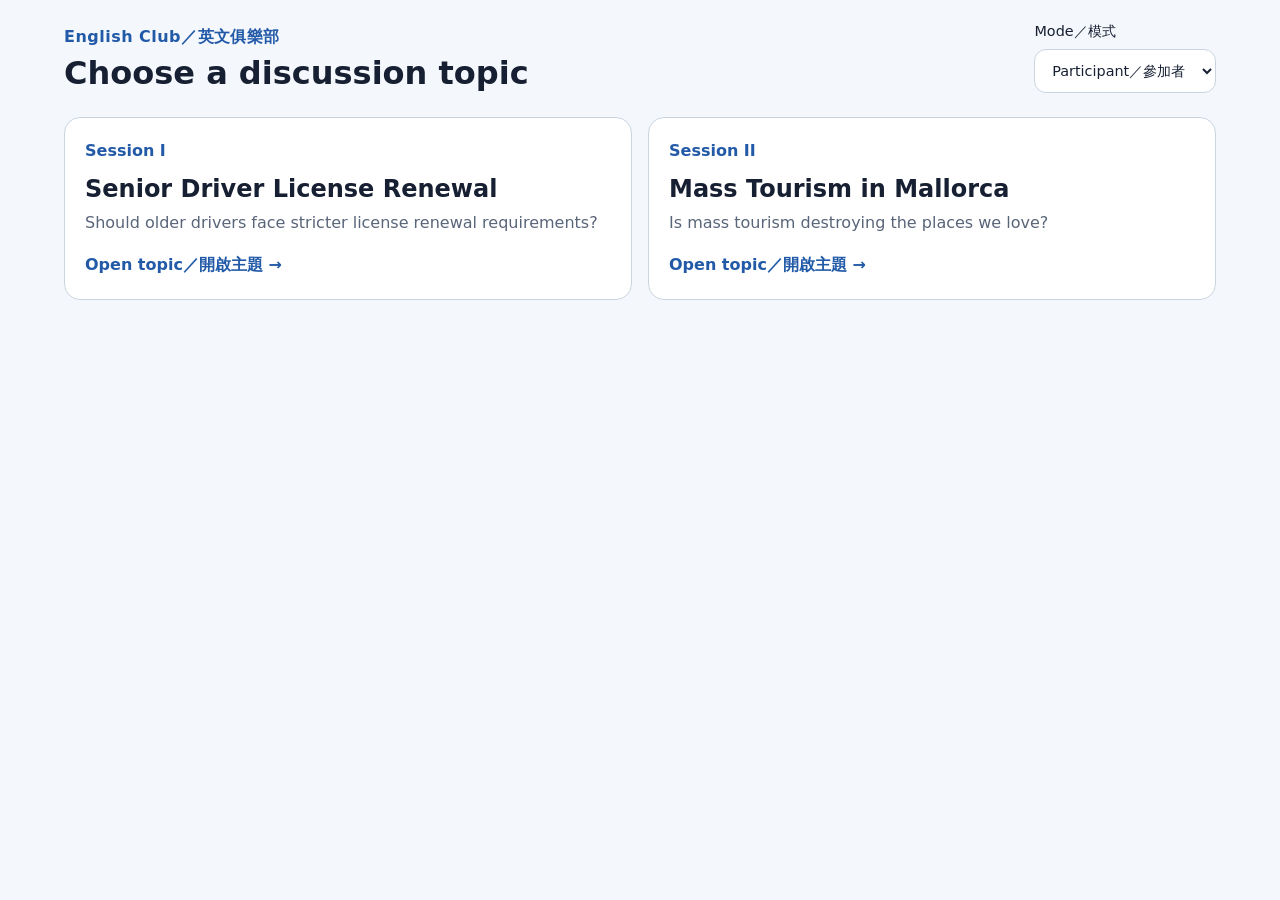
<file: index.html>
<!doctype html>
<html lang="en">
<head>
  <meta charset="utf-8">
  <meta name="viewport" content="width=device-width, initial-scale=1">
  <meta name="description" content="A mobile-friendly English Club discussion guide.">
  <title>English Club Discussion Guide</title>
  <link rel="stylesheet" href="css/tokens.css">
  <link rel="stylesheet" href="css/base.css">
  <link rel="stylesheet" href="css/components.css">
  <script defer src="js/mode.js"></script>
  <script defer>
    document.addEventListener("DOMContentLoaded", function () {
      const modeSelect = document.querySelector("#homeMode");
      const seniorLink = document.querySelector("#topicSeniorDriving");
      const tourismLink = document.querySelector("#topicMassTourism");

      function updateLinks() {
        seniorLink.href = ClubMode.withMode("topic-senior-driving.html", modeSelect.value);
        tourismLink.href = ClubMode.withMode("topic-mass-tourism.html", modeSelect.value);
      }

      modeSelect.value = ClubMode.parse(window.location.search);
      modeSelect.addEventListener("change", updateLinks);
      updateLinks();
    });
  </script>
</head>
<body>
  <main class="site-shell">
    <header class="page-header">
      <div>
        <p class="eyebrow">English Club／英文俱樂部</p>
        <h1>Choose a discussion topic</h1>
      </div>
      <label class="mode-control" for="homeMode">
        Mode／模式
        <select id="homeMode">
          <option value="participant">Participant／參加者</option>
          <option value="host">Host／主持人</option>
        </select>
      </label>
    </header>

    <section class="topic-grid" aria-label="Discussion topics">
      <a id="topicSeniorDriving" class="topic-card" href="topic-senior-driving.html?mode=participant">
        <span class="topic-card__session">Session I</span>
        <h2>Senior Driver License Renewal</h2>
        <p>Should older drivers face stricter license renewal requirements?</p>
        <span class="topic-card__action">Open topic／開啟主題 →</span>
      </a>

      <a id="topicMassTourism" class="topic-card" href="topic-mass-tourism.html?mode=participant">
        <span class="topic-card__session">Session II</span>
        <h2>Mass Tourism in Mallorca</h2>
        <p>Is mass tourism destroying the places we love?</p>
        <span class="topic-card__action">Open topic／開啟主題 →</span>
      </a>
    </section>
  </main>
</body>
</html>
</file>
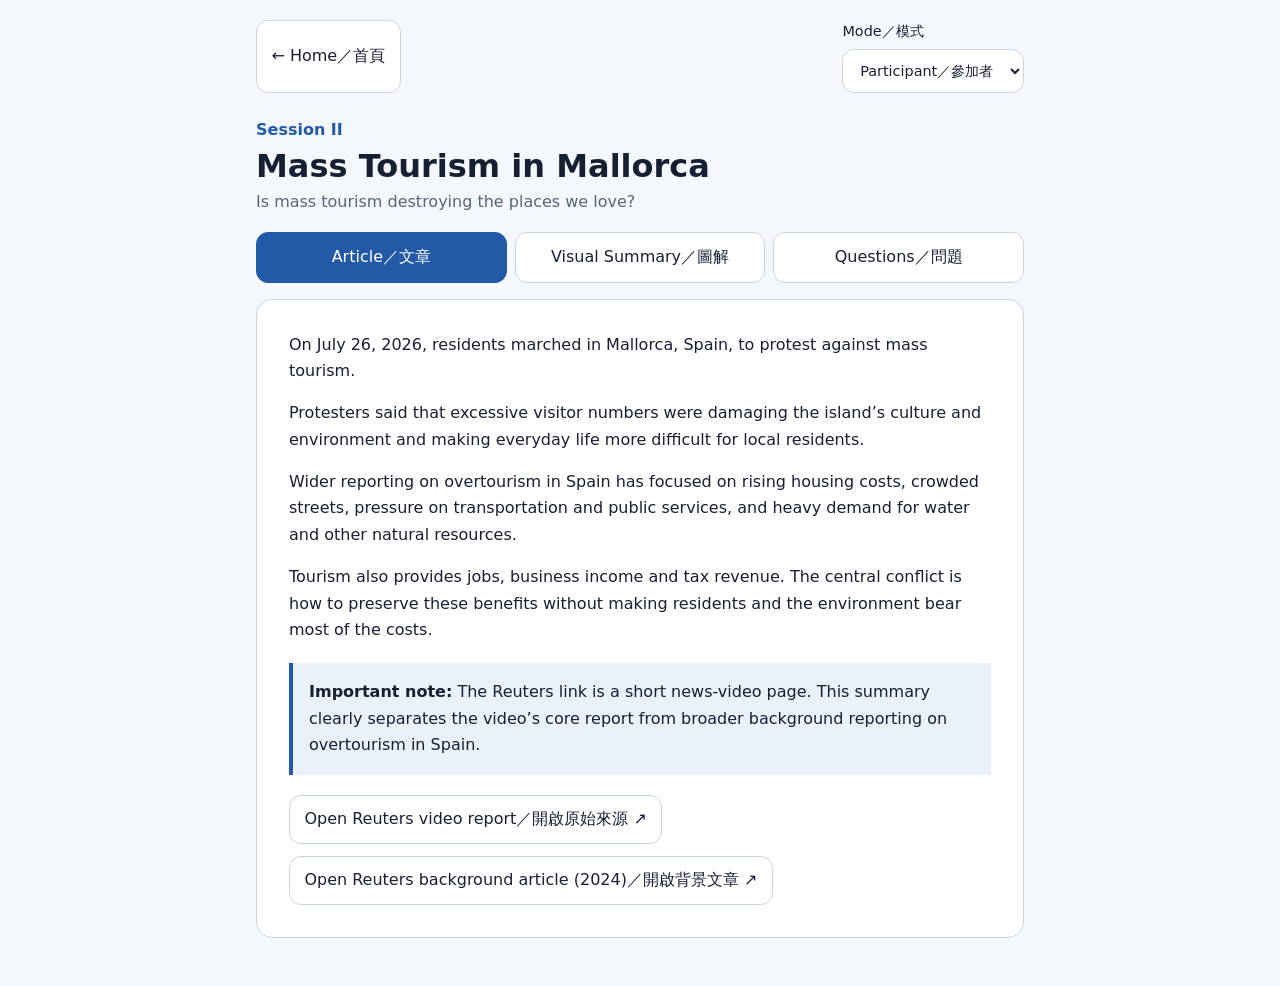
<file: topic-mass-tourism.html>
<!doctype html>
<html lang="en">
<head>
  <meta charset="utf-8">
  <meta name="viewport" content="width=device-width, initial-scale=1">
  <meta name="description" content="English Club discussion topic guide.">
  <title>Session II: Mass Tourism in Mallorca</title>
  <link rel="stylesheet" href="css/tokens.css">
  <link rel="stylesheet" href="css/base.css">
  <link rel="stylesheet" href="css/components.css">
  <link rel="stylesheet" href="css/print.css" media="print">
  <script defer src="js/mode.js"></script>
  <script defer src="js/content.js"></script>
  <script defer src="js/question-navigator.js"></script>
  <script defer src="js/timer.js"></script>
  <script defer src="js/image-dialog.js"></script>
  <script defer src="js/topic-page.js"></script>
</head>
<body data-topic-id="mass-tourism">
  <main class="site-shell">
    <nav class="topic-nav" aria-label="Topic navigation">
      <a id="homeLink" class="button-link" href="index.html?mode=participant">← Home／首頁</a>
      <label class="mode-control" for="topicMode">
        Mode／模式
        <select id="topicMode">
          <option value="participant">Participant／參加者</option>
          <option value="host">Host／主持人</option>
        </select>
      </label>
    </nav>

    <header class="topic-header">
      <p id="topicSession"></p>
      <h1 id="topicTitle"></h1>
      <p id="topicSubtitle"></p>
    </header>

    <nav class="tab-list" aria-label="Topic sections">
      <button type="button" class="tab-button is-active" data-tab-target="articlePanel" aria-controls="articlePanel" aria-selected="true">Article／文章</button>
      <button type="button" class="tab-button" data-tab-target="visualPanel" aria-controls="visualPanel" aria-selected="false">Visual Summary／圖解</button>
      <button type="button" class="tab-button" data-tab-target="questionsPanel" aria-controls="questionsPanel" aria-selected="false">Questions／問題</button>
    </nav>

    <section id="articlePanel" class="tab-panel reading-panel">
      <div id="articleBody"></div>
      <aside class="fact-note">
        <strong>Important note:</strong>
        <span id="factNote"></span>
      </aside>
      <div class="source-links">
        <a id="sourceLink" class="button-link" href="#" target="_blank" rel="noopener"></a>
        <a id="backgroundSourceLink" class="button-link" href="#" target="_blank" rel="noopener" hidden></a>
      </div>
    </section>

    <section id="visualPanel" class="tab-panel" hidden>
      <button id="visualOpenButton" class="image-button" type="button">
        <img id="visualImage" src="" alt="">
        <span>Tap to enlarge／點一下放大</span>
      </button>
      <p id="visualDisclosure" class="disclosure"></p>
    </section>

    <section id="questionsPanel" class="tab-panel" hidden>
      <div id="questionsRoot"></div>
      <div id="timerRoot" hidden></div>
    </section>
  </main>

  <dialog id="imageDialog">
    <form method="dialog">
      <button class="dialog-close" aria-label="Close enlarged image">Close／關閉</button>
    </form>
    <img id="dialogImage" src="" alt="">
  </dialog>
</body>
</html>
</file>
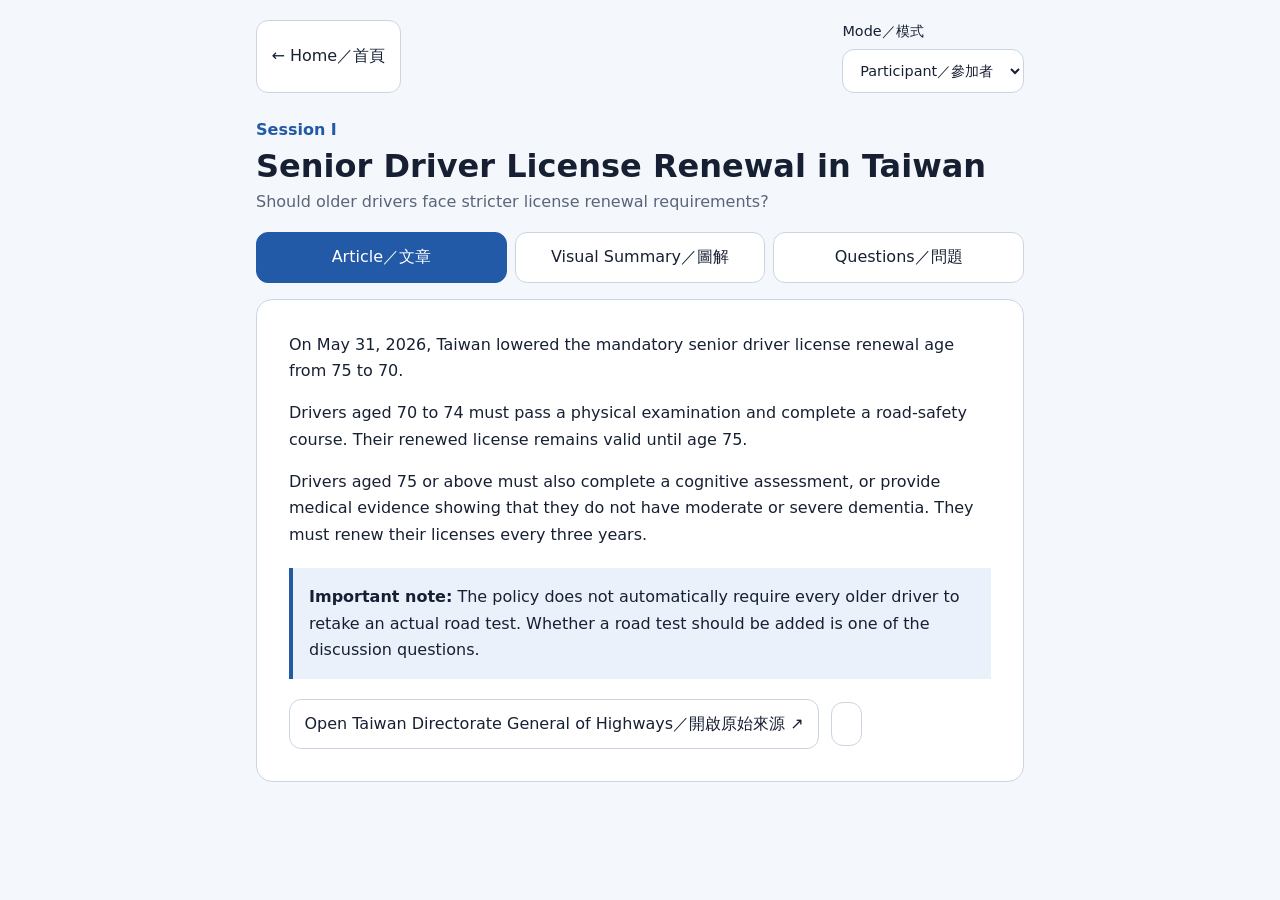
<file: topic-senior-driving.html>
<!doctype html>
<html lang="en">
<head>
  <meta charset="utf-8">
  <meta name="viewport" content="width=device-width, initial-scale=1">
  <meta name="description" content="English Club discussion topic guide.">
  <title>Session I: Senior Driver License Renewal</title>
  <link rel="stylesheet" href="css/tokens.css">
  <link rel="stylesheet" href="css/base.css">
  <link rel="stylesheet" href="css/components.css">
  <link rel="stylesheet" href="css/print.css" media="print">
  <script defer src="js/mode.js"></script>
  <script defer src="js/content.js"></script>
  <script defer src="js/question-navigator.js"></script>
  <script defer src="js/timer.js"></script>
  <script defer src="js/image-dialog.js"></script>
  <script defer src="js/topic-page.js"></script>
</head>
<body data-topic-id="senior-driving">
  <main class="site-shell">
    <nav class="topic-nav" aria-label="Topic navigation">
      <a id="homeLink" class="button-link" href="index.html?mode=participant">← Home／首頁</a>
      <label class="mode-control" for="topicMode">
        Mode／模式
        <select id="topicMode">
          <option value="participant">Participant／參加者</option>
          <option value="host">Host／主持人</option>
        </select>
      </label>
    </nav>

    <header class="topic-header">
      <p id="topicSession"></p>
      <h1 id="topicTitle"></h1>
      <p id="topicSubtitle"></p>
    </header>

    <nav class="tab-list" aria-label="Topic sections">
      <button type="button" class="tab-button is-active" data-tab-target="articlePanel" aria-controls="articlePanel" aria-selected="true">Article／文章</button>
      <button type="button" class="tab-button" data-tab-target="visualPanel" aria-controls="visualPanel" aria-selected="false">Visual Summary／圖解</button>
      <button type="button" class="tab-button" data-tab-target="questionsPanel" aria-controls="questionsPanel" aria-selected="false">Questions／問題</button>
    </nav>

    <section id="articlePanel" class="tab-panel reading-panel">
      <div id="articleBody"></div>
      <aside class="fact-note">
        <strong>Important note:</strong>
        <span id="factNote"></span>
      </aside>
      <div class="source-links">
        <a id="sourceLink" class="button-link" href="#" target="_blank" rel="noopener"></a>
        <a id="backgroundSourceLink" class="button-link" href="#" target="_blank" rel="noopener" hidden></a>
      </div>
    </section>

    <section id="visualPanel" class="tab-panel" hidden>
      <button id="visualOpenButton" class="image-button" type="button">
        <img id="visualImage" src="" alt="">
        <span>Tap to enlarge／點一下放大</span>
      </button>
      <p id="visualDisclosure" class="disclosure"></p>
    </section>

    <section id="questionsPanel" class="tab-panel" hidden>
      <div id="questionsRoot"></div>
      <div id="timerRoot" hidden></div>
    </section>
  </main>

  <dialog id="imageDialog">
    <form method="dialog">
      <button class="dialog-close" aria-label="Close enlarged image">Close／關閉</button>
    </form>
    <img id="dialogImage" src="" alt="">
  </dialog>
</body>
</html>
</file>
<file: css/tokens.css>
:root {
  color-scheme: light;
  --page: #f4f7fb;
  --surface: #ffffff;
  --surface-soft: #eaf1fb;
  --text: #172033;
  --muted: #596579;
  --border: #cbd5e1;
  --accent: #225aa8;
  --accent-text: #ffffff;
  --danger: #9f2d2d;
  --radius: 1rem;
  --content-width: 72rem;
  --reading-width: 48rem;
  --touch-target: 2.75rem;
}

@media (prefers-color-scheme: dark) {
  :root {
    color-scheme: dark;
    --page: #0f172a;
    --surface: #1e293b;
    --surface-soft: #243957;
    --text: #f8fafc;
    --muted: #c0cad9;
    --border: #475569;
    --accent: #9bc2ff;
    --accent-text: #10213e;
    --danger: #ff9c9c;
  }
}
</file>
<file: css/base.css>
* { box-sizing: border-box; }

html { font-size: 16px; }

body {
  margin: 0;
  min-width: 320px;
  background: var(--page);
  color: var(--text);
  font-family: system-ui, -apple-system, BlinkMacSystemFont, "Segoe UI", sans-serif;
  line-height: 1.65;
}

a { color: inherit; }

button,
select,
a.topic-card,
a.button-link {
  min-height: var(--touch-target);
}

button,
select { font: inherit; }

button:focus-visible,
select:focus-visible,
a:focus-visible {
  outline: 3px solid var(--accent);
  outline-offset: 3px;
}

.site-shell {
  width: min(100% - 2rem, var(--content-width));
  margin-inline: auto;
  padding-block: 1.25rem 3rem;
}

.eyebrow {
  margin: 0;
  color: var(--accent);
  font-weight: 700;
  letter-spacing: 0.03em;
}

.sr-only {
  position: absolute;
  width: 1px;
  height: 1px;
  padding: 0;
  margin: -1px;
  overflow: hidden;
  clip-path: inset(50%);
  white-space: nowrap;
  border: 0;
}
</file>
<file: css/components.css>
.page-header {
  display: flex;
  flex-wrap: wrap;
  align-items: end;
  justify-content: space-between;
  gap: 1rem;
  margin-bottom: 1.5rem;
}

.page-header h1 {
  margin: 0.25rem 0 0;
  line-height: 1.2;
}

.mode-control {
  display: grid;
  gap: 0.3rem;
  font-size: 0.9rem;
}

.mode-control select {
  border: 1px solid var(--border);
  border-radius: 0.75rem;
  background: var(--surface);
  color: var(--text);
  padding: 0.65rem 0.8rem;
}

.topic-grid {
  display: grid;
  grid-template-columns: repeat(2, minmax(0, 1fr));
  gap: 1rem;
}

.topic-card {
  display: block;
  border: 1px solid var(--border);
  border-radius: var(--radius);
  background: var(--surface);
  padding: 1.25rem;
  text-decoration: none;
  transition: border-color 150ms ease, transform 150ms ease;
}

.topic-card:hover {
  border-color: var(--accent);
  transform: translateY(-2px);
}

.topic-card__session {
  color: var(--accent);
  font-weight: 700;
}

.topic-card h2 {
  margin: 0.6rem 0 0.4rem;
  line-height: 1.25;
}

.topic-card p {
  margin: 0;
  color: var(--muted);
}

.topic-card__action {
  display: inline-block;
  margin-top: 1rem;
  color: var(--accent);
  font-weight: 700;
}

@media (max-width: 640px) {
  .topic-grid { grid-template-columns: 1fr; }
}

.topic-nav,
.topic-header,
.tab-list,
.tab-panel {
  width: min(100%, var(--reading-width));
  margin-inline: auto;
}

.topic-nav {
  display: flex;
  flex-wrap: wrap;
  justify-content: space-between;
  gap: 1rem;
  margin-bottom: 1.5rem;
}

.button-link {
  display: inline-flex;
  align-items: center;
  border: 1px solid var(--border);
  border-radius: 0.75rem;
  background: var(--surface);
  padding: 0.65rem 0.9rem;
  text-decoration: none;
}

.topic-header { margin-bottom: 1rem; }
.topic-header h1 { margin: 0.25rem 0; line-height: 1.2; }
.topic-header p { margin: 0; color: var(--muted); }
.topic-header #topicSession { color: var(--accent); font-weight: 750; }

.tab-list {
  display: grid;
  grid-template-columns: repeat(3, 1fr);
  gap: 0.5rem;
  margin-bottom: 1rem;
}

.tab-button {
  border: 1px solid var(--border);
  border-radius: 0.75rem;
  background: var(--surface);
  color: var(--text);
  padding: 0.7rem 0.45rem;
}

.tab-button.is-active {
  border-color: var(--accent);
  background: var(--accent);
  color: var(--accent-text);
}

.tab-panel {
  border: 1px solid var(--border);
  border-radius: var(--radius);
  background: var(--surface);
  padding: clamp(1rem, 4vw, 2rem);
}

.reading-panel p { margin: 0 0 1rem; }

.fact-note {
  margin-block: 1.25rem;
  border-inline-start: 0.3rem solid var(--accent);
  background: var(--surface-soft);
  padding: 1rem;
}

.disclosure { color: var(--muted); font-size: 0.9rem; }

.visual-placeholder {
  display: grid;
  min-height: 18rem;
  place-items: center;
  border: 1px dashed var(--border);
  border-radius: 0.75rem;
  background: var(--surface-soft);
  text-align: center;
}

.question-toolbar,
.question-controls {
  display: flex;
  align-items: center;
  justify-content: space-between;
  gap: 0.75rem;
}

.question-toolbar p { margin: 0; font-weight: 700; }

.question-toolbar button,
.question-controls button {
  border: 1px solid var(--border);
  border-radius: 0.75rem;
  background: var(--surface);
  color: var(--text);
  padding: 0.7rem 0.8rem;
}

.question-controls {
  display: grid;
  grid-template-columns: repeat(2, minmax(0, 1fr));
}

.question-card {
  margin-block: 1rem;
  border-radius: var(--radius);
  background: var(--surface-soft);
  padding: clamp(1.1rem, 5vw, 2rem);
}

.question-card p {
  margin: 0;
  font-size: clamp(1.2rem, 4.7vw, 1.65rem);
  line-height: 1.5;
}

#allQuestions {
  margin: 1.25rem 0 0;
  padding-inline-start: 1.5rem;
}

#allQuestions li {
  margin-bottom: 1rem;
  padding-inline-start: 0.4rem;
}

button:disabled {
  cursor: not-allowed;
  opacity: 0.45;
}

.timer-panel {
  margin-top: 1.25rem;
  border-top: 1px solid var(--border);
  padding-top: 1.25rem;
}

.timer-panel label { display: block; margin-bottom: 0.35rem; }

.timer-panel select {
  width: 100%;
  border: 1px solid var(--border);
  border-radius: 0.75rem;
  background: var(--surface);
  color: var(--text);
  padding: 0.7rem;
}

#timerDisplay {
  display: block;
  margin-block: 1rem;
  font-variant-numeric: tabular-nums;
  font-size: clamp(2rem, 12vw, 4rem);
  font-weight: 750;
  text-align: center;
}

.timer-controls {
  display: grid;
  grid-template-columns: repeat(3, minmax(0, 1fr));
  gap: 0.5rem;
}

.timer-controls button {
  border: 1px solid var(--border);
  border-radius: 0.75rem;
  background: var(--surface);
  color: var(--text);
  padding: 0.7rem 0.35rem;
}

#timerStatus {
  min-height: 1.7rem;
  margin-bottom: 0;
  color: var(--danger);
  font-weight: 750;
  text-align: center;
}

.image-button {
  width: 100%;
  border: 0;
  background: transparent;
  color: var(--text);
  padding: 0;
  cursor: zoom-in;
}

.image-button img {
  display: block;
  width: 100%;
  height: auto;
  border-radius: 0.75rem;
}

.image-button span {
  display: inline-block;
  margin-top: 0.65rem;
  color: var(--accent);
  font-weight: 700;
}

dialog {
  width: min(96vw, 80rem);
  max-height: 94vh;
  border: 1px solid var(--border);
  border-radius: var(--radius);
  background: var(--surface);
  color: var(--text);
  padding: 0.75rem;
}

dialog::backdrop { background: rgb(0 0 0 / 0.72); }

dialog img {
  display: block;
  max-width: 100%;
  max-height: 82vh;
  margin-inline: auto;
  object-fit: contain;
}

.dialog-close {
  display: block;
  margin: 0 0 0.75rem auto;
  border: 1px solid var(--border);
  border-radius: 0.75rem;
  background: var(--surface);
  color: var(--text);
  padding: 0.6rem 0.85rem;
}

.source-links {
  display: flex;
  flex-wrap: wrap;
  gap: 0.75rem;
  align-items: center;
}
</file>
<file: css/print.css>
:root {
  color-scheme: light;
  --page: #ffffff;
  --surface: #ffffff;
  --surface-soft: #ffffff;
  --text: #000000;
  --muted: #333333;
  --border: #999999;
  --accent: #000000;
  --accent-text: #ffffff;
}

@page {
  size: A4;
  margin: 14mm;
}

body {
  background: #ffffff;
  color: #000000;
  font-size: 11pt;
}

.site-shell {
  width: 100%;
  padding: 0;
}

.topic-nav,
.tab-list,
.question-toolbar,
.question-controls,
.timer-panel,
dialog,
.image-button span {
  display: none !important;
}

.tab-panel,
.tab-panel[hidden] {
  display: block !important;
  width: 100%;
  border: 0;
  padding: 0;
  margin-top: 1rem;
}

#questionText {
  display: none !important;
}

#allQuestions,
#allQuestions[hidden] {
  display: block !important;
}

.image-button {
  display: block;
}

.image-button img {
  max-height: 210mm;
  object-fit: contain;
  break-inside: avoid;
}

.fact-note,
#allQuestions li {
  break-inside: avoid;
}

a[href^="http"]::after {
  content: " (" attr(href) ")";
  overflow-wrap: anywhere;
}
</file>
